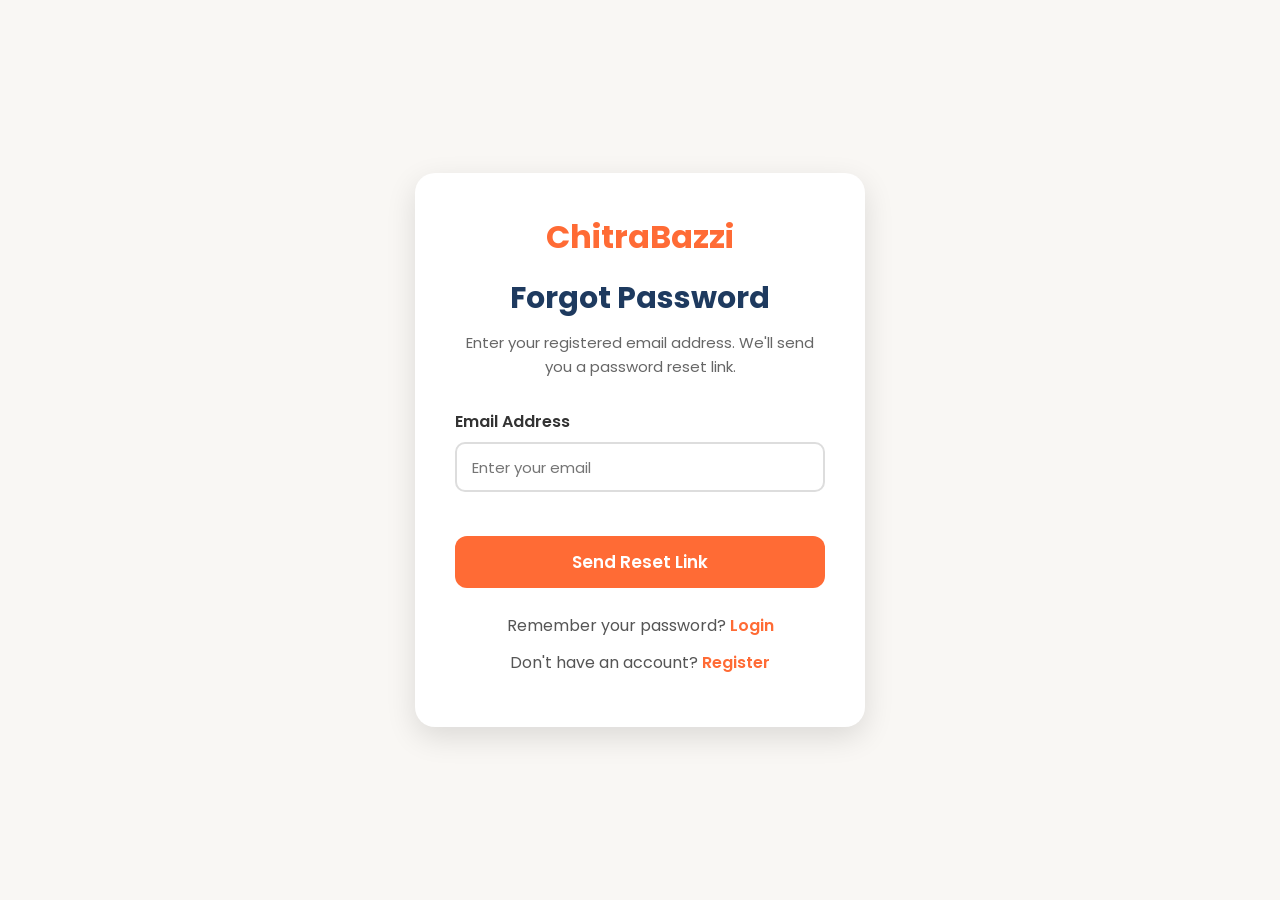
<file: forgot-password.html>
<!DOCTYPE html>
<html lang="en">

<head>

    <meta charset="UTF-8">

    <meta name="viewport" content="width=device-width, initial-scale=1.0">

    <title>Forgot Password | ChitraBazzi</title>

    <link rel="stylesheet" href="css/auth.css">
    <link rel="stylesheet" href="css/dark-theme.css">

    <link rel="stylesheet"
    href="https://cdnjs.cloudflare.com/ajax/libs/font-awesome/6.5.2/css/all.min.css">

    <link href="https://fonts.googleapis.com/css2?family=Poppins:wght@300;400;500;600;700&display=swap"
    rel="stylesheet">

</head>

<body>

<div class="auth-container">

<div class="auth-card">

<div class="auth-header">

<a href="index.html" class="logo">
ChitraBazzi
</a>

<h2>Forgot Password</h2>

<p>

Enter your registered email address.

We'll send you a password reset link.

</p>

</div>

<form id="forgotForm">

<div class="input-box">

<label>Email Address</label>

<input
type="email"
id="forgotEmail"
placeholder="Enter your email">

<small
class="error"
id="forgotEmailError">
</small>

</div>

<button
type="submit"
class="auth-btn">

Send Reset Link

</button>

</form>

<div class="auth-footer">

<p>

Remember your password?

<a href="login.html">

Login

</a>

</p>

<p>

Don't have an account?

<a href="register.html">

Register

</a>

</p>

</div>

</div>

</div>

<script src="js/auth.js"></script>
<script src="js/theme.js"></script>

</body>

</html>
</file>
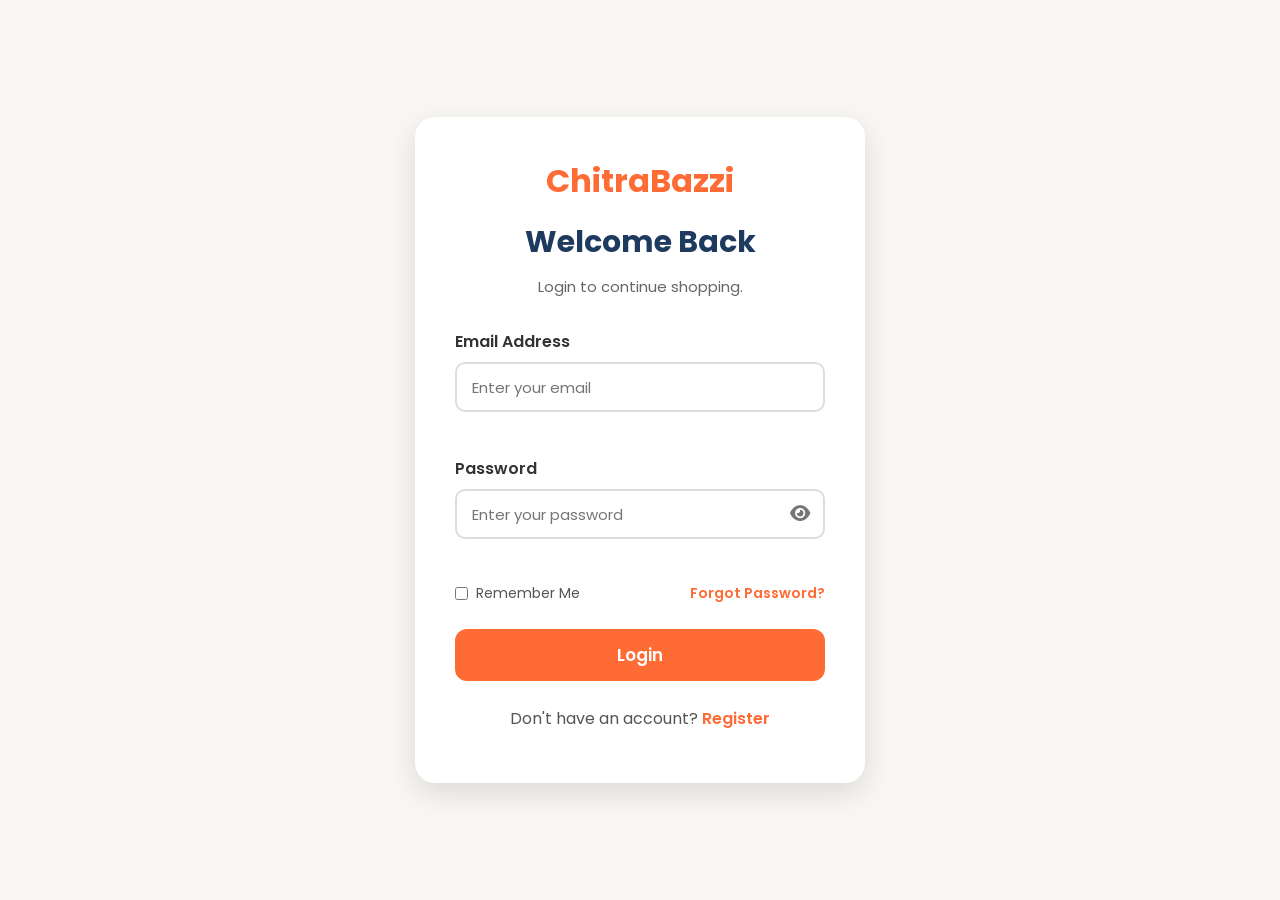
<file: login.html>
<!DOCTYPE html>
<html lang="en">

<head>
    <meta charset="UTF-8">
    <meta name="viewport" content="width=device-width, initial-scale=1.0">
    <title>Login | ChitraBazzi</title>

    <link rel="stylesheet" href="css/auth.css">
    <link rel="stylesheet" href="css/dark-theme.css">

    <link rel="stylesheet"
        href="https://cdnjs.cloudflare.com/ajax/libs/font-awesome/6.5.2/css/all.min.css">

    <link href="https://fonts.googleapis.com/css2?family=Poppins:wght@300;400;500;600;700&display=swap"
        rel="stylesheet">
</head>

<body>

    <div class="auth-container">

        <div class="auth-card">

            <div class="auth-header">

                <a href="index.html" class="logo">
                    ChitraBazzi
                </a>

                <h2>Welcome Back</h2>

                <p>
                    Login to continue shopping.
                </p>

            </div>

            <form id="loginForm">

                <div class="input-box">

                    <label>Email Address</label>

                    <input
                        type="email"
                        id="loginEmail"
                        placeholder="Enter your email">

                    <small class="error" id="loginEmailError"></small>

                </div>

                <div class="input-box">

                    <label>Password</label>

                    <div class="password-box">

                        <input
                            type="password"
                            id="loginPassword"
                            placeholder="Enter your password">

                        <i
                            class="fa-solid fa-eye togglePassword"
                            data-target="loginPassword">
                        </i>

                    </div>

                    <small class="error" id="loginPasswordError"></small>

                </div>

                <div class="auth-options">

                    <label>

                        <input type="checkbox">

                        Remember Me

                    </label>

                    <a href="forgot-password.html">

                        Forgot Password?

                    </a>

                </div>

                <button
                    type="submit"
                    class="auth-btn">

                    Login

                </button>

            </form>

            <div class="auth-footer">

                <p>

                    Don't have an account?

                    <a href="register.html">

                        Register

                    </a>

                </p>

            </div>

        </div>

    </div>

    <script src="js/auth.js"></script>
    <script src="js/theme.js"></script>

</body>

</html>
</file>
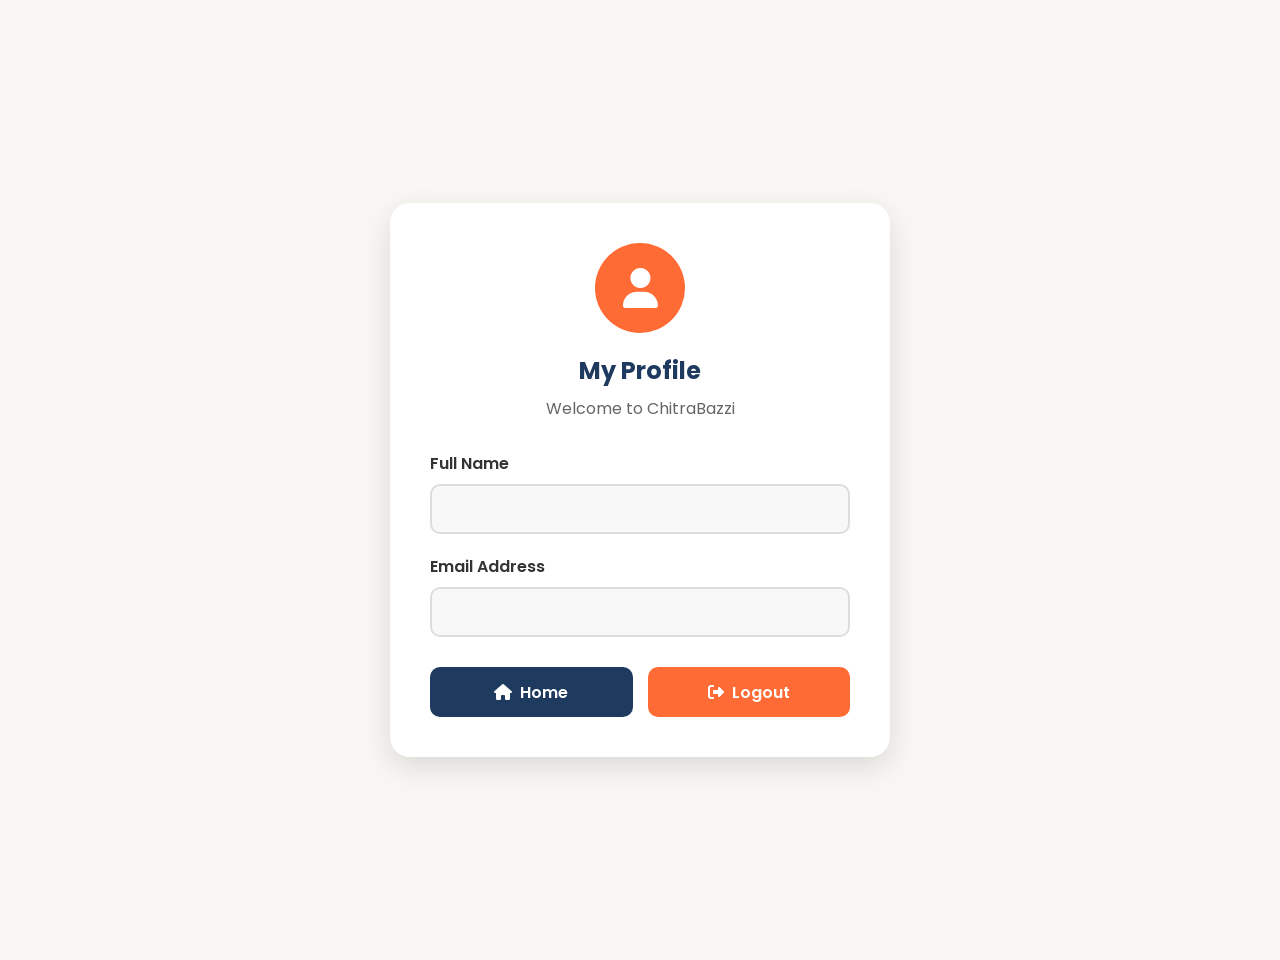
<file: profile.html>
<!DOCTYPE html>
<html lang="en">

<head>

<meta charset="UTF-8">

<meta name="viewport" content="width=device-width, initial-scale=1.0">

<title>My Profile | ChitraBazzi</title>

<link rel="stylesheet" href="css/auth.css">
<link rel="stylesheet" href="css/dark-theme.css">

<link rel="stylesheet"
href="https://cdnjs.cloudflare.com/ajax/libs/font-awesome/6.5.2/css/all.min.css">

<link href="https://fonts.googleapis.com/css2?family=Poppins:wght@300;400;500;600;700&display=swap"
rel="stylesheet">

</head>

<body>

<div class="profile-container">

<div class="profile-card">

<div class="profile-header">

<div class="profile-avatar">

<i class="fa-solid fa-user"></i>

</div>

<h2>My Profile</h2>

<p>Welcome to ChitraBazzi</p>

</div>

<div class="profile-info">

<div class="info-box">

<label>Full Name</label>

<input
type="text"
id="profileName"
readonly>

</div>

<div class="info-box">

<label>Email Address</label>

<input
type="email"
id="profileEmail"
readonly>

</div>

</div>

<div class="profile-buttons">

<a
href="index.html"
class="secondary-btn">

<i class="fa-solid fa-house"></i>

Home

</a>

<button
id="logoutBtn"
class="logout-btn">

<i class="fa-solid fa-right-from-bracket"></i>

Logout

</button>

</div>

</div>

</div>

<script src="js/auth.js"></script>
<script src="js/theme.js"></script>
</body>

</html>
</file>
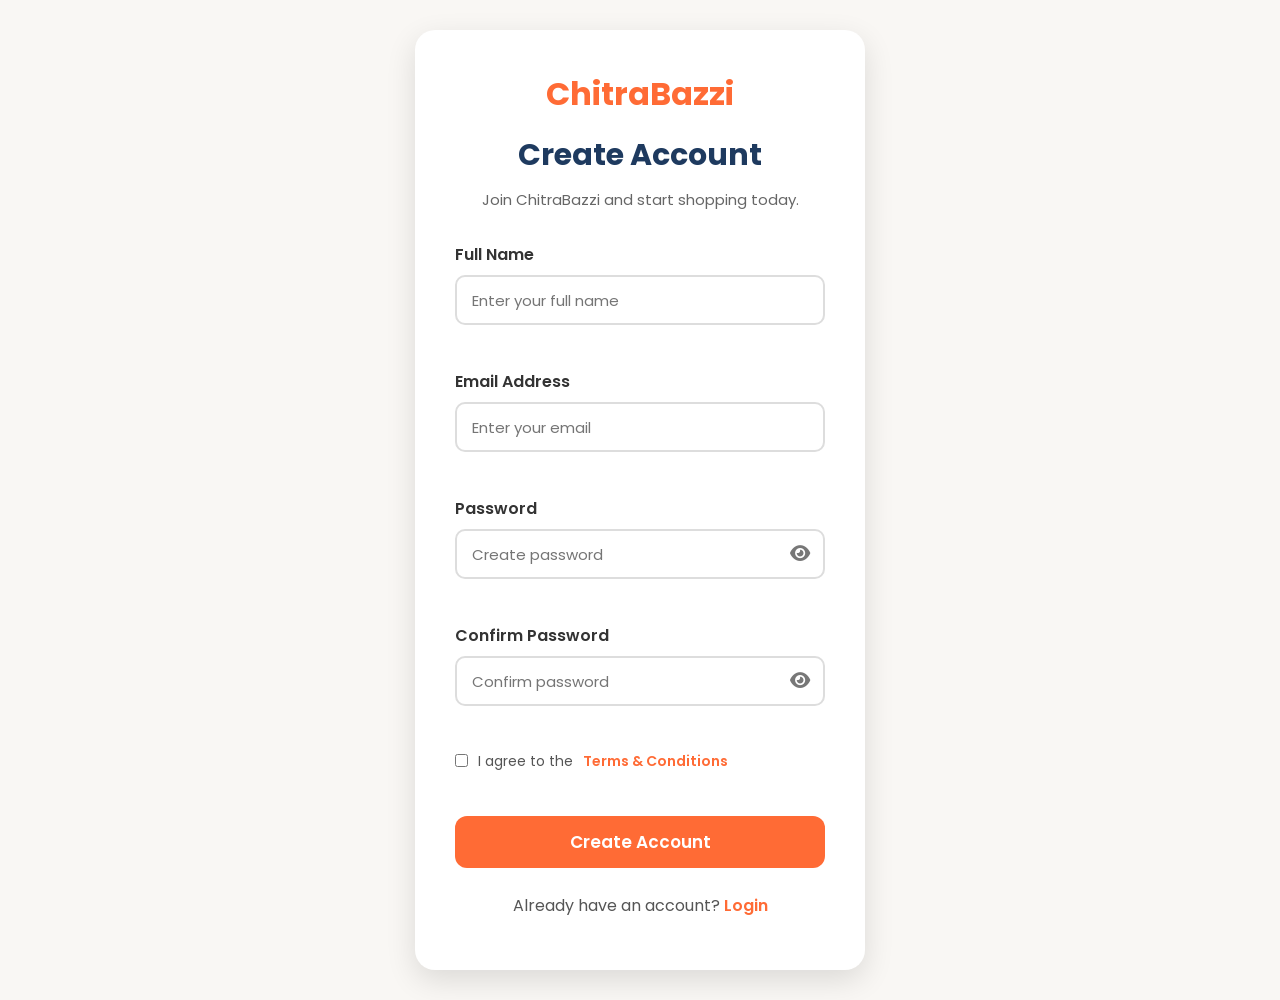
<file: register.html>
<!DOCTYPE html>
<html lang="en">

<head>

    <meta charset="UTF-8">

    <meta name="viewport" content="width=device-width, initial-scale=1.0">

    <title>Register | ChitraBazzi</title>

    <link rel="stylesheet" href="css/auth.css">
    <link rel="stylesheet" href="css/dark-theme.css">

    <link rel="stylesheet"
    href="https://cdnjs.cloudflare.com/ajax/libs/font-awesome/6.5.2/css/all.min.css">

    <link href="https://fonts.googleapis.com/css2?family=Poppins:wght@300;400;500;600;700&display=swap"
    rel="stylesheet">

</head>

<body>

<div class="auth-container">

<div class="auth-card">

<div class="auth-header">

<a href="index.html" class="logo">
ChitraBazzi
</a>

<h2>Create Account</h2>

<p>
Join ChitraBazzi and start shopping today.
</p>

</div>

<form id="registerForm">

<div class="input-box">

<label>Full Name</label>

<input
type="text"
id="registerName"
placeholder="Enter your full name">

<small class="error" id="registerNameError"></small>

</div>


<div class="input-box">

<label>Email Address</label>

<input
type="email"
id="registerEmail"
placeholder="Enter your email">

<small class="error" id="registerEmailError"></small>

</div>


<div class="input-box">

<label>Password</label>

<div class="password-box">

<input
type="password"
id="registerPassword"
placeholder="Create password">

<i
class="fa-solid fa-eye togglePassword"
data-target="registerPassword">
</i>

</div>

<small class="error" id="registerPasswordError"></small>

</div>


<div class="input-box">

<label>Confirm Password</label>

<div class="password-box">

<input
type="password"
id="confirmPassword"
placeholder="Confirm password">

<i
class="fa-solid fa-eye togglePassword"
data-target="confirmPassword">
</i>

</div>

<small class="error" id="confirmPasswordError"></small>

</div>


<div class="terms">

<label>

<input type="checkbox" id="terms">

I agree to the

<a href="#">Terms & Conditions</a>

</label>

<small class="error" id="termsError"></small>

</div>


<button
type="submit"
class="auth-btn">

Create Account

</button>

</form>


<div class="auth-footer">

<p>

Already have an account?

<a href="login.html">

Login

</a>

</p>

</div>

</div>

</div>

<script src="js/auth.js"></script>
 <script src="js/theme.js"></script>    

</body>

</html>
</file>
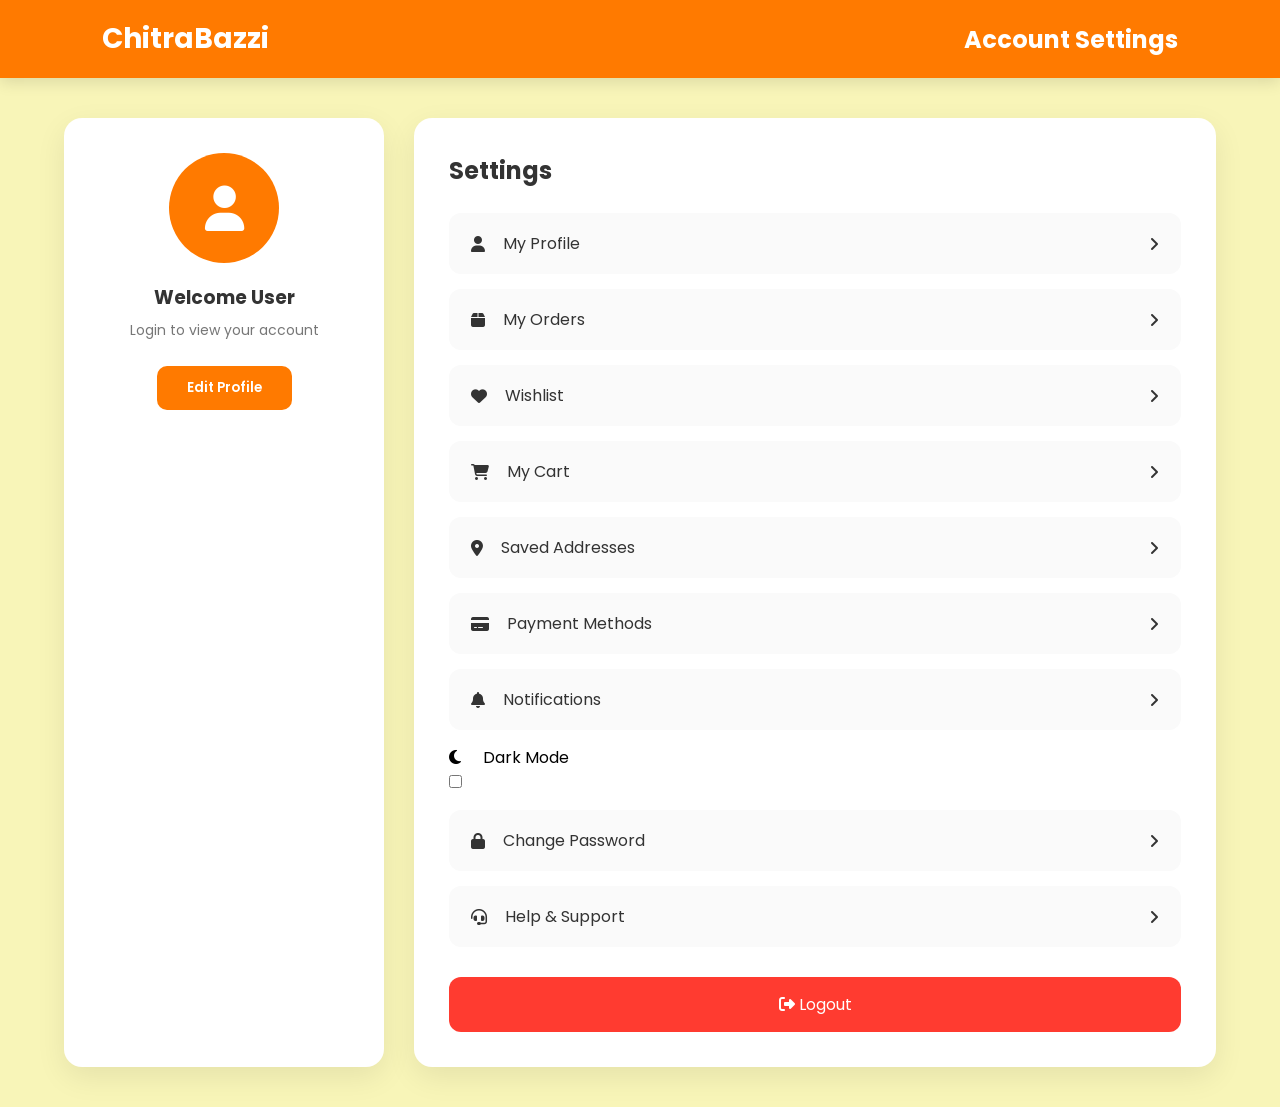
<file: settings.html>
<!DOCTYPE html>
    <html lang="en">

    <head>

        <meta charset="UTF-8">

        <meta name="viewport" content="width=device-width, initial-scale=1.0">

        <title>Settings | ChitraBazzi</title>

        <link rel="stylesheet" href="css/settings.css">
        <link rel="stylesheet" href="css/dark-theme.css">

        <link rel="stylesheet"
            href="https://cdnjs.cloudflare.com/ajax/libs/font-awesome/6.5.2/css/all.min.css">

        <link href="https://fonts.googleapis.com/css2?family=Poppins:wght@300;400;500;600;700&display=swap"
            rel="stylesheet">

    </head>

    <body>

        <!-- ========================= -->
        <!-- Header -->
        <!-- ========================= -->

        <header class="settings-header">

            <a href="index.html" class="logo">

                ChitraBazzi

            </a>

            <h2>

                Account Settings

            </h2>

        </header>

        <!-- ========================= -->
        <!-- Settings Container -->
        <!-- ========================= -->

        <section class="settings-container">

            <!-- Left Profile Card -->

            <div class="profile-card">

                <div class="profile-image">

                    <i class="fa-solid fa-user"></i>

                </div>

                <h3 id="userName">

                    Welcome User

                </h3>

                <p id="userEmail">

                    Login to view your account 

                </p>

                <button class="edit-profile-btn">

                    Edit Profile

                </button>

            </div>

            <!-- Right Settings -->

            <div class="settings-card">

                <h2>

                    Settings

                </h2>

                <div class="setting-list">

                    <a href="profile.html">

                        <i class="fa-solid fa-user"></i>

                        <span>My Profile</span>

                        <i class="fa-solid fa-angle-right"></i>

                    </a>

                    <a href="orders.html">

                        <i class="fa-solid fa-box"></i>

                        <span>My Orders</span>

                        <i class="fa-solid fa-angle-right"></i>

                    </a>

                    <a href="wishlist.html">

                        <i class="fa-solid fa-heart"></i>

                        <span>Wishlist</span>

                        <i class="fa-solid fa-angle-right"></i>

                    </a>

                    <a href="cart.html">

                        <i class="fa-solid fa-cart-shopping"></i>

                        <span>My Cart</span>

                        <i class="fa-solid fa-angle-right"></i>

                    </a>

                    <a href="#">

                        <i class="fa-solid fa-location-dot"></i>

                        <span>Saved Addresses</span>

                        <i class="fa-solid fa-angle-right"></i>

                    </a>

                    <a href="#">

                        <i class="fa-solid fa-credit-card"></i>

                        <span>Payment Methods</span>

                        <i class="fa-solid fa-angle-right"></i>

                    </a>

                    <a href="#">

                        <i class="fa-solid fa-bell"></i>

                        <span>Notifications</span>

                        <i class="fa-solid fa-angle-right"></i>

                    </a>

                    <div class="setting-toggle">

        <div class="toggle-left">

            <i class="fa-solid fa-moon"></i>

            <span>Dark Mode</span>

        </div>

        <label class="switch">

            <input type="checkbox" id="themeToggle">

            <span class="slider"></span>

        </label>

    </div>

                    <a href="#">

                        <i class="fa-solid fa-lock"></i>

                        <span>Change Password</span>

                        <i class="fa-solid fa-angle-right"></i>

                    </a>

                    <a href="#">

                        <i class="fa-solid fa-headset"></i>

                        <span>Help & Support</span>

                        <i class="fa-solid fa-angle-right"></i>

                    </a>

                </div>

                <button id="logoutBtn" class="logout-btn">

                    <i class="fa-solid fa-right-from-bracket"></i>

                    Logout

                </button>

            </div>

        </section>

        <script src="js/settings.js"></script>
        <script src="js/theme.js"></script>
        <script src="js/main.js"></script>
        

    </body>

    </html>
</file>
<file: css/auth.css>
/* =====================================
   GOOGLE FONT & RESET
===================================== */

@import url('https://fonts.googleapis.com/css2?family=Poppins:wght@300;400;500;600;700&display=swap');

*{
    margin:0;
    padding:0;
    box-sizing:border-box;
    font-family:'Poppins',sans-serif;
}

body{

    background:#F9F7F4;

    min-height:100vh;

    display:flex;

    justify-content:center;

    align-items:center;

    padding:30px;

}

/* =====================================
   AUTH CONTAINER
===================================== */

.auth-container{

    width:100%;

    display:flex;

    justify-content:center;

    align-items:center;

}

/* =====================================
   AUTH CARD
===================================== */

.auth-card{

    width:100%;

    max-width:450px;

    background:#fff;

    border-radius:20px;

    padding:40px;

    box-shadow:0 10px 30px rgba(0,0,0,.12);

}

/* =====================================
   HEADER
===================================== */

.auth-header{

    text-align:center;

    margin-bottom:30px;

}

.logo{

    text-decoration:none;

    font-size:32px;

    font-weight:700;

    color:#FF6B35;

    display:inline-block;

    margin-bottom:15px;

}

.auth-header h2{

    color:#1E3A5F;

    font-size:30px;

    margin-bottom:10px;

}

.auth-header p{

    color:#666;

    font-size:15px;

    line-height:1.6;

}

/* =====================================
   INPUTS
===================================== */

.input-box{

    margin-bottom:20px;

}

.input-box label{

    display:block;

    margin-bottom:8px;

    color:#333;

    font-weight:600;

}

.input-box input{

    width:100%;

    height:50px;

    padding:0 15px;

    border:2px solid #ddd;

    border-radius:10px;

    outline:none;

    font-size:15px;

    transition:.3s;

}

.input-box input:focus{

    border-color:#FF6B35;

}

/* =====================================
   PASSWORD BOX
===================================== */

.password-box{

    position:relative;

}

.password-box input{

    padding-right:45px;

}

.togglePassword{

    position:absolute;

    right:15px;

    top:50%;

    transform:translateY(-50%);

    cursor:pointer;

    color:#777;

    font-size:18px;

}

.togglePassword:hover{

    color:#FF6B35;

}

/* =====================================
   ERROR MESSAGE
===================================== */

.error{

    color:#e53935;

    font-size:13px;

    margin-top:6px;

    display:block;

    min-height:18px;

}

/* =====================================
   AUTH OPTIONS
===================================== */

.auth-options{

    display:flex;

    justify-content:space-between;

    align-items:center;

    margin:15px 0 25px;

    font-size:14px;

}

.auth-options label{

    display:flex;

    align-items:center;

    gap:8px;

    color:#555;

    cursor:pointer;

}

.auth-options input{

    accent-color:#FF6B35;

}

.auth-options a{

    color:#FF6B35;

    text-decoration:none;

    font-weight:600;

}

.auth-options a:hover{

    text-decoration:underline;

}

/* =====================================
   TERMS & CONDITIONS
===================================== */

.terms{

    margin:20px 0;

    font-size:14px;

}

.terms label{

    display:flex;

    align-items:flex-start;

    gap:10px;

    color:#555;

    line-height:1.6;

}

.terms input{

    margin-top:4px;

    accent-color:#FF6B35;

}

.terms a{

    color:#FF6B35;

    text-decoration:none;

    font-weight:600;

}

.terms a:hover{

    text-decoration:underline;

}

/* =====================================
   BUTTON
===================================== */

.auth-btn{

    width:100%;

    height:52px;

    border:none;

    border-radius:12px;

    background:#FF6B35;

    color:#fff;

    font-size:17px;

    font-weight:600;

    cursor:pointer;

    transition:.3s;

}

.auth-btn:hover{

    background:#E85A2A;

    transform:translateY(-2px);

}

/* =====================================
   FOOTER
===================================== */

.auth-footer{

    margin-top:25px;

    text-align:center;

}

.auth-footer p{

    margin:12px 0;

    color:#555;

}

.auth-footer a{

    color:#FF6B35;

    font-weight:600;

    text-decoration:none;

}

.auth-footer a:hover{

    text-decoration:underline;

}

/* =====================================
   PROFILE PAGE
===================================== */

.profile-container{

    width:100%;

    display:flex;

    justify-content:center;

    align-items:center;

    min-height:100vh;

    background:#F9F7F4;

    padding:30px;

}

.profile-card{

    width:100%;

    max-width:500px;

    background:#fff;

    border-radius:20px;

    padding:40px;

    box-shadow:0 10px 30px rgba(0,0,0,.12);

}

.profile-header{

    text-align:center;

    margin-bottom:30px;

}

.profile-avatar{

    width:90px;

    height:90px;

    margin:auto;

    border-radius:50%;

    background:#FF6B35;

    color:#fff;

    display:flex;

    justify-content:center;

    align-items:center;

    font-size:40px;

    margin-bottom:20px;

}

.profile-header h2{

    color:#1E3A5F;

    margin-bottom:8px;

}

.profile-header p{

    color:#666;

}

/* =====================================
   PROFILE INFO
===================================== */

.info-box{

    margin-bottom:20px;

}

.info-box label{

    display:block;

    margin-bottom:8px;

    font-weight:600;

    color:#333;

}

.info-box input{

    width:100%;

    height:50px;

    border:2px solid #ddd;

    border-radius:10px;

    padding:0 15px;

    background:#f8f8f8;

    color:#555;

}

/* =====================================
   PROFILE BUTTONS
===================================== */

.profile-buttons{

    display:flex;

    gap:15px;

    margin-top:30px;

}

.secondary-btn,
.logout-btn{

    flex:1;

    height:50px;

    border:none;

    border-radius:10px;

    font-size:16px;

    font-weight:600;

    cursor:pointer;

    transition:.3s;

    text-decoration:none;

    display:flex;

    justify-content:center;

    align-items:center;

    gap:8px;

}

.secondary-btn{

    background:#1E3A5F;

    color:#fff;

}

.secondary-btn:hover{

    background:#16314F;

}

.logout-btn{

    background:#FF6B35;

    color:#fff;

}

.logout-btn:hover{

    background:#E85A2A;

}

/* =====================================
   SUCCESS MESSAGE
===================================== */

.success{

    color:#28a745;

    font-size:14px;

    margin-top:10px;

}

/* =====================================
   INPUT STATES
===================================== */

.input-box input.valid{

    border-color:#28a745;

}

.input-box input.invalid{

    border-color:#dc3545;

}

/* =====================================
   BUTTON LOADING
===================================== */

.auth-btn.loading{

    opacity:.7;

    pointer-events:none;

    cursor:not-allowed;

}

/* =====================================
   CARD ANIMATION
===================================== */

.auth-card,
.profile-card{

    animation:fadeIn .6s ease;

}

@keyframes fadeIn{

    from{

        opacity:0;

        transform:translateY(20px);

    }

    to{

        opacity:1;

        transform:translateY(0);

    }

}

/* =====================================
   INPUT HOVER
===================================== */

.input-box input:hover{

    border-color:#FF6B35;

}

/* =====================================
   BUTTON ACTIVE
===================================== */

.auth-btn:active,
.logout-btn:active,
.secondary-btn:active{

    transform:scale(.98);

}

/* =====================================
   LINKS
===================================== */

a{

    transition:.3s;

}

/* =====================================
   RESPONSIVE
===================================== */

@media(max-width:768px){

.auth-card,
.profile-card{

    padding:30px 25px;

}

.auth-header h2{

    font-size:26px;

}

.logo{

    font-size:28px;

}

.profile-buttons{

    flex-direction:column;

}

.secondary-btn,
.logout-btn{

    width:100%;

}

}

@media(max-width:480px){

body{

    padding:15px;

}

.auth-card,
.profile-card{

    padding:25px 18px;

    border-radius:15px;

}

.auth-header h2{

    font-size:22px;

}

.logo{

    font-size:24px;

}

.input-box input{

    height:46px;

    font-size:14px;

}

.auth-btn{

    height:48px;

    font-size:15px;

}

.profile-avatar{

    width:75px;

    height:75px;

    font-size:32px;

}

}

/* =====================================
   END OF AUTH CSS
===================================== */
</file>
<file: css/dark-theme.css>
/* ==========================================
    CHITRABAZZI GLOBAL DARK THEME

    ========================================== */

    body{
        transition:background .35s,color .35s;
    }

    body.dark-mode{
        background:#0f172a;
        color:#f8fafc;
    }

    /* Header */

    body.dark-mode header,
    body.dark-mode .navbar,
    body.dark-mode .settings-header{
        background:#111827 !important;
        border-bottom:1px solid #334155;
    }

    body.dark-mode .logo,
    body.dark-mode .nav-links a,
    body.dark-mode h1,
    body.dark-mode h2,
    body.dark-mode h3,
    body.dark-mode h4,
    body.dark-mode p,
    body.dark-mode span{
        color:#f8fafc;
    }

    /* Cards */

    body.dark-mode .card,
    body.dark-mode .product-card,
    body.dark-mode .profile-card,
    body.dark-mode .settings-card,
    body.dark-mode .review-card{
        background:#1e293b;
        color:#fff;
        border:1px solid #334155;
        box-shadow:0 12px 30px rgba(0,0,0,.35);
    }

    /* Links */

    body.dark-mode a{
        color:#f8fafc;
    }

    /* Buttons */

    body.dark-mode button{
        transition:.3s;
    }

    body.dark-mode .btn,
    body.dark-mode .buy-btn,
    body.dark-mode .cart-btn,
    body.dark-mode .edit-profile-btn{
        background:#ff7a00;
        color:#fff;
    }

    body.dark-mode .logout-btn{
        background:#ef4444;
    }

    /* Inputs */

    body.dark-mode input,
    body.dark-mode textarea,
    body.dark-mode select{
        background:#273449;
        color:#fff;
        border:1px solid #475569;
    }

    /* Footer */

    body.dark-mode footer{
        background:#111827;
        color:#cbd5e1;
    }

    /* ==========================================
    HOME PAGE DARK MODE - PART 1
    ========================================== */

    body.dark-mode{
        background:#0f172a !important;
        color:#f8fafc !important;
    }

    /* Announcement */

    body.dark-mode .announcement-bar{
        background:#1e293b;
        color:#f8fafc;
    }

    /* Header */

    body.dark-mode header{
        background:#111827 !important;
    }

    body.dark-mode .navbar{
        background:transparent;
    }

    body.dark-mode .logo h2{
        color:#ffffff;
    }

    body.dark-mode .nav-links a{
        color:#f8fafc;
    }

    body.dark-mode .nav-links a:hover{
        color:#ff7a00;
    }

    body.dark-mode .icons{
        color:#ffffff;
    }

    /* Hero */

    body.dark-mode .hero{
        background:transparent;
    }

    body.dark-mode .tag{
        background:#273449;
        color:#ffb366;
    }

    body.dark-mode .hero h1{
        color:#ffffff;
    }

    body.dark-mode .hero p{
        color:#cbd5e1;
    }

    body.dark-mode .shop-btn{
        background:#ff7a00;
        color:#fff;
    }

    body.dark-mode .explore-btn{
        background:#273449;
        color:#fff;
        border:2px solid #ff7a00 !important;
    }

    /* Today's Offer */

    body.dark-mode .today-offer{
        background:#1e293b;
        box-shadow:none;
    }

    body.dark-mode .offer-left h2{
        color:#ffffff;
    }

    body.dark-mode .offer-left p{
        color:#cbd5e1;
    }

    body.dark-mode .offer-btn{
        background:#ff7a00;
    }

    /* ==========================================
    HOME PAGE DARK MODE - PART 2
    ========================================== */

    /* Product */

    body.dark-mode .product-card{
        background:#1e293b;
        border:1px solid #334155;
        box-shadow:0 8px 25px rgba(0,0,0,.35);
    }

    body.dark-mode .product-card h3,
    body.dark-mode .product-card p,
    body.dark-mode .product-card h4{
        color:#f8fafc;
    }

    /* Gift Builder */

    body.dark-mode .gift-builder{
        background:#1e293b;
    }

    body.dark-mode .gift-form input,
    body.dark-mode .gift-form textarea,
    body.dark-mode .gift-form select{
        background:#273449;
        color:#fff;
        border:1px solid #475569;
    }

    /* Reviews */

    body.dark-mode .review-card{
        background:#1e293b;
    }

    body.dark-mode .review-card p{
        color:#cbd5e1;
    }

    body.dark-mode .review-card h4{
        color:#ffb366;
    }

    /* Newsletter */

    body.dark-mode .newsletter{
        background:#1e293b;
    }

    body.dark-mode .newsletter input{
        background:#273449;
        color:#fff;
    }

    body.dark-mode .newsletter button{
        background:#ff7a00;
    }

    /* Why Choose Us */

    body.dark-mode .why-card{
        background:#1e293b;
    }

    body.dark-mode .why-card h3{
        color:#ffffff;
    }

    body.dark-mode .why-card p{
        color:#cbd5e1;
    }

    /* Categories */

    body.dark-mode .category-card{
        background:#1e293b;
    }

    body.dark-mode .category-card h3{
        color:#ffffff;
    }

    /* Section Titles */

    body.dark-mode .section-title h2{
        color:#ffb366;
    }

    body.dark-mode .section-title p{
        color:#cbd5e1;
    }

    /* Footer */

    body.dark-mode footer{
        background:#020617;
    }

    body.dark-mode .footer-box p,
    body.dark-mode .footer-box li,
    body.dark-mode .footer-box a,
    body.dark-mode .copyright{
        color:#cbd5e1;
    }

    body.dark-mode footer hr{
        border-color:#334155;
    }

    /* Top Button */

    body.dark-mode #topBtn{
        background:#ff7a00;
    }

    /* ==========================================
    HOME PAGE DARK MODE - PART 3
    ========================================== */

    /* Search Popup */

    body.dark-mode .search-popup{
        background:rgba(0,0,0,.75);
    }

    body.dark-mode .search-box{
        background:#1e293b;
    }

    body.dark-mode .search-box input{
        background:#1e293b;
        color:#ffffff;
    }

    body.dark-mode .search-box input::placeholder{
        color:#94a3b8;
    }

    body.dark-mode .search-results{
        background:#1e293b;
    }

    body.dark-mode .search-result-item{
        background:#1e293b;
        color:#ffffff;
        border-bottom:1px solid #334155;
    }

    body.dark-mode .search-result-item:hover{
        background:#273449;
    }

    /* Wishlist Button */

    body.dark-mode .wishlist-btn{
        background:#273449;
        color:#ff7a00;
    }

    body.dark-mode .wishlist-btn:hover,
    body.dark-mode .wishlist-btn.active{
        background:#ff7a00;
        color:#ffffff;
    }

    /* Icon Buttons */

    body.dark-mode .icon-btn{
        color:#ffffff;
    }

    body.dark-mode .icon-btn:hover{
        color:#ff7a00;
    }

    /* No Result */

    body.dark-mode .no-result{
        color:#cbd5e1;
    }

    /* Badge */

    body.dark-mode .badge{
        background:#ff7a00;
    }

    /* Scrollbar */

    body.dark-mode ::-webkit-scrollbar{
        width:8px;
    }

    body.dark-mode ::-webkit-scrollbar-track{
        background:#0f172a;
    }

    body.dark-mode ::-webkit-scrollbar-thumb{
        background:#475569;
        border-radius:20px;
    }

    body.dark-mode ::-webkit-scrollbar-thumb:hover{
        background:#64748b;
    }

    /* ==========================================
    DARK MODE - PART 4
    ========================================== */

    /* Search Result */

    body.dark-mode .search-result-item{
        background:#1e293b;
        border-bottom:1px solid #334155;
    }

    body.dark-mode .search-result-item:hover{
        background:#273449;
    }

    body.dark-mode .search-result-info h4{
        color:#ffffff;
    }

    body.dark-mode .search-result-info span{
        color:#ff7a00;
    }

    body.dark-mode .search-no-result{
        background:#1e293b;
        color:#cbd5e1;
    }

    /* Empty Pages */

    body.dark-mode .page-empty{
        background:#1e293b;
    }

    body.dark-mode .page-empty h3{
        color:#ffffff;
    }

    body.dark-mode .page-empty p{
        color:#cbd5e1;
    }

    /* Wishlist / Cart Cards */

    body.dark-mode .page-item-card{
        background:#1e293b;
    }

    body.dark-mode .page-item-info h3{
        color:#ffffff;
    }

    body.dark-mode .page-item-info p{
        color:#ffb366;
    }

    /* Buttons */

    body.dark-mode .page-remove-btn{
        background:#273449;
        color:#ff7a00;
        border:2px solid #ff7a00;
    }

    body.dark-mode .page-remove-btn:hover{
        background:#ff7a00;
        color:#fff;
    }

    /* Cart Summary */

    body.dark-mode .cart-summary{
        background:#1e293b;
    }

    body.dark-mode .cart-summary-row{
        color:#e2e8f0;
    }

    body.dark-mode .cart-summary-total{
        color:#ffffff;
        border-top:1px solid #334155;
    }

    /* Quantity Button */

    body.dark-mode .qty-btn{
        background:#ff7a00;
    }

    /* About Section */

    body.dark-mode .about{
        background:#0f172a;
    }

    body.dark-mode .about-content{
        background:#1e293b;
    }

    body.dark-mode .about-content h3{
        color:#ffb366;
    }

    body.dark-mode .about-content p{
        color:#cbd5e1;
    }

    body.dark-mode .about-card{
        background:#1e293b;
    }

    body.dark-mode .about-card h4{
        color:#ffffff;
    }

    body.dark-mode .about-card p{
        color:#cbd5e1;
    }

    body.dark-mode .about-card:hover{
        background:linear-gradient(135deg,#ff7a00,#ff9800);
    }

    body.dark-mode .about .section-title p{
        color:#cbd5e1;
    }

/* ==========================================
   PRODUCT PAGE FIX
========================================== */

body.dark-mode .product-info{
    background:#1e293b !important;
    color:#ffffff !important;
}

body.dark-mode .product-info h1,
body.dark-mode .product-info h2,
body.dark-mode .product-info h3,
body.dark-mode .product-info p,
body.dark-mode .product-info span,
body.dark-mode .product-info .description,
body.dark-mode .category{
    color:#ffffff !important;
}

body.dark-mode .price,
body.dark-mode .discount{
    color:#ffb347 !important;
}

body.dark-mode .old-price{
    color:#94a3b8 !important;
}

body.dark-mode .product-details{
    background:#0f172a !important;
}

/* PRODUCT EXTRA */

body.dark-mode .info-card{
    background:#1e293b !important;
    color:#ffffff !important;
}

body.dark-mode .info-card h2,
body.dark-mode .info-card p,
body.dark-mode .info-card li{
    color:#ffffff !important;
}

/* REVIEWS */

body.dark-mode .reviews{
    background:transparent;
}

body.dark-mode .rating-summary{
    color:#ffffff !important;
}

body.dark-mode .review-note{
    color:#cbd5e1 !important;
}

body.dark-mode .review-card{
    background:#1e293b !important;
}

body.dark-mode .review-card h4,
body.dark-mode .review-card p,
body.dark-mode .review-card span{
    color:#ffffff !important;
}

body.dark-mode .review-btn{
    background:#ff7a00;
    color:#fff;
}

/* ==========================================
   PRODUCT PAGE DARK MODE
========================================== */

body.dark-mode{
    background:#0f172a !important;
}

/* Header */

body.dark-mode .product-header{
    background:#111827 !important;
}

body.dark-mode .logo{
    color:#ffffff !important;
}

/* Main Image */

body.dark-mode .main-image{
    background:#1e293b !important;
}

/* Thumbnail */

body.dark-mode .thumb{
    background:#1e293b !important;
}

/* Product Info */

body.dark-mode .product-info{
    background:#1e293b !important;
}

body.dark-mode .product-info h1{
    color:#ffffff !important;
}

body.dark-mode .category{
    background:#334155;
    color:#ffb366 !important;
}

body.dark-mode .rating span{
    color:#cbd5e1 !important;
}

body.dark-mode .description{
    color:#cbd5e1 !important;
}

body.dark-mode .stock{
    background:#1f3d2a;
    color:#7CFC98 !important;
}

/* Extra */

body.dark-mode .info-card{
    background:#1e293b !important;
}

body.dark-mode .info-card h2{
    color:#ffb366 !important;
}

body.dark-mode .info-card p,
body.dark-mode .info-card li{
    color:#e2e8f0 !important;
}

/* Reviews */

body.dark-mode .rating-summary{
    background:#1e293b !important;
}

body.dark-mode .rating-summary h3,
body.dark-mode .rating-summary p{
    color:#ffffff !important;
}

body.dark-mode .review-note{
    color:#cbd5e1 !important;
}

body.dark-mode .review-card{
    background:#1e293b !important;
}

body.dark-mode .review-card h4,
body.dark-mode .review-card p{
    color:#ffffff !important;
}

body.dark-mode .review-card span{
    color:#7CFC98 !important;
}

/* Related Products */

body.dark-mode .related-card{
    background:#1e293b !important;
}

body.dark-mode .related-card h4{
    color:#ffffff !important;
}

body.dark-mode .related-card p{
    color:#ffb366 !important;
}

/* Discount Badge */

body.dark-mode .discount{
    background:#ff7a00 !important;
    color:#ffffff !important;
    border:1px solid #ff9800;
}

/* ==========================================
   AUTHENTICATION DARK MODE
   (Login + Register + Profile)
========================================== */

body.dark-mode{
    background:#0f172a !important;
}

/* Login / Register Container */

body.dark-mode .auth-card,
body.dark-mode .profile-card{
    background:#1e293b !important;
    box-shadow:0 15px 35px rgba(0,0,0,.35);
}

/* Headings */

body.dark-mode .auth-header h2,
body.dark-mode .profile-header h2{
    color:#ffffff !important;
}

body.dark-mode .auth-header p,
body.dark-mode .profile-header p,
body.dark-mode .auth-footer p{
    color:#cbd5e1 !important;
}

/* Logo */

body.dark-mode .logo{
    color:#ffb347 !important;
}

/* Labels */

body.dark-mode .input-box label,
body.dark-mode .info-box label{
    color:#ffffff !important;
}

/* Inputs */

body.dark-mode .input-box input,
body.dark-mode .info-box input{
    background:#273449 !important;
    color:#ffffff !important;
    border:2px solid #475569 !important;
}

body.dark-mode .input-box input::placeholder{
    color:#94a3b8;
}

/* Password Eye */

body.dark-mode .togglePassword{
    color:#cbd5e1;
}

/* Options */

body.dark-mode .auth-options label,
body.dark-mode .terms label{
    color:#cbd5e1 !important;
}

body.dark-mode .auth-options a,
body.dark-mode .terms a,
body.dark-mode .auth-footer a{
    color:#ffb347 !important;
}

/* Buttons */

body.dark-mode .auth-btn{
    background:#ff7a00 !important;
}

body.dark-mode .secondary-btn{
    background:#334155 !important;
}

body.dark-mode .logout-btn{
    background:#ef4444 !important;
}

/* Avatar */

body.dark-mode .profile-avatar{
    background:#ff7a00;
}

/* Success & Error */

body.dark-mode .success{
    color:#7CFC98;
}

body.dark-mode .error{
    color:#ff8a80;
}
</file>
<file: css/settings.css>
/* =======================================
    SETTINGS PAGE
    ======================================= */

    *{
        margin:0;
        padding:0;
        box-sizing:border-box;
        font-family:'Poppins',sans-serif;
    }

    body{

        background:#f8f5b8;

    }

    /* Header */

    .settings-header{

        background:#ff7a00;
        color:#fff;

        padding:18px 8%;

        display:flex;

        justify-content:space-between;

        align-items:center;

        box-shadow:0 4px 15px rgba(0,0,0,.12);

    }

    .logo{

        color:#fff;

        text-decoration:none;

        font-size:28px;

        font-weight:700;

    }

    /* Container */

    .settings-container{

        width:90%;

        max-width:1200px;

        margin:40px auto;

        display:grid;

        grid-template-columns:320px 1fr;

        gap:30px;

    }

    /* Profile Card */

    .profile-card{

        background:#fff;

        border-radius:18px;

        padding:35px;

        text-align:center;

        box-shadow:0 10px 30px rgba(0,0,0,.08);

    }

    .profile-image{

        width:110px;

        height:110px;

        background:#ff7a00;

        color:#fff;

        border-radius:50%;

        margin:auto;

        display:flex;

        align-items:center;

        justify-content:center;

        font-size:45px;

    }

    .profile-card h3{

        margin-top:20px;

        color:#333;

    }

    .profile-card p{

        margin-top:8px;

        color:#777;

        font-size:14px;

    }

    .edit-profile-btn{

        margin-top:25px;

        border:none;

        background:#ff7a00;

        color:#fff;

        padding:12px 30px;

        border-radius:10px;

        cursor:pointer;

        font-weight:600;

        transition:.3s;

    }

    .edit-profile-btn:hover{

        background:#e56700;

    }

    /* Settings Card */

    .settings-card{

        background:#fff;

        border-radius:18px;

        padding:35px;

        box-shadow:0 10px 30px rgba(0,0,0,.08);

    }

    .settings-card h2{

        margin-bottom:25px;

        color:#333;

    }

    /* Menu */

    .setting-list{

        display:flex;

        flex-direction:column;

        gap:15px;

    }

    .setting-list a{

        text-decoration:none;

        color:#333;

        background:#fafafa;

        padding:18px 22px;

        border-radius:12px;

        display:flex;

        align-items:center;

        justify-content:space-between;

        transition:.3s;

    }

    .setting-list a:hover{

        background:#ff7a00;

        color:#fff;

        transform:translateX(6px);

    }

    .setting-list span{

        flex:1;

        margin-left:18px;

    }

    /* Logout */

    .logout-btn{

        width:100%;

        margin-top:30px;

        padding:15px;

        border:none;

        background:#ff3b30;

        color:#fff;

        border-radius:12px;

        font-size:16px;

        cursor:pointer;

        transition:.3s;

    }

    .logout-btn:hover{

        background:#d92c22;

    }

    /* Responsive */

    @media(max-width:900px){

    .settings-container{

    grid-template-columns:1fr;

    }

    .profile-card{

    order:-1;

    }

    }

    @media(max-width:600px){

    .settings-header{

    padding:15px 20px;

    }

    .logo{

    font-size:22px;

    }

    .settings-card{

    padding:20px;

    }

    .profile-card{

    padding:20px;

    }

    }

    /* ========================================= */
    /* PREMIUM DARK MODE */
    /* ========================================= */

    body.dark-mode{
        background:#0f172a;
        color:#ffffff;
        transition:.3s;
    }

    body.dark-mode .settings-header{
        background:#111827;
    }

    body.dark-mode .profile-card,
    body.dark-mode .settings-card{
        background:#1e293b;
        color:#ffffff;
        box-shadow:0 10px 25px rgba(0,0,0,.4);
    }

    body.dark-mode .profile-card h3,
    body.dark-mode .settings-card h2{
        color:#ffffff;
    }

    body.dark-mode .profile-card p{
        color:#cbd5e1;
    }

    body.dark-mode .setting-list a{
        background:#334155;
        color:#ffffff;
    }

    body.dark-mode .setting-list a:hover{
        background:#ff7a00;
        color:#ffffff;
    }

    body.dark-mode .setting-toggle{
        border-bottom:1px solid #475569;
    }

    body.dark-mode .toggle-left{
        color:#ffffff;
    }

    body.dark-mode .logout-btn{
        background:#ef4444;
    }

    body.dark-mode .edit-profile-btn{
        background:#ff7a00;
    }
</file>
